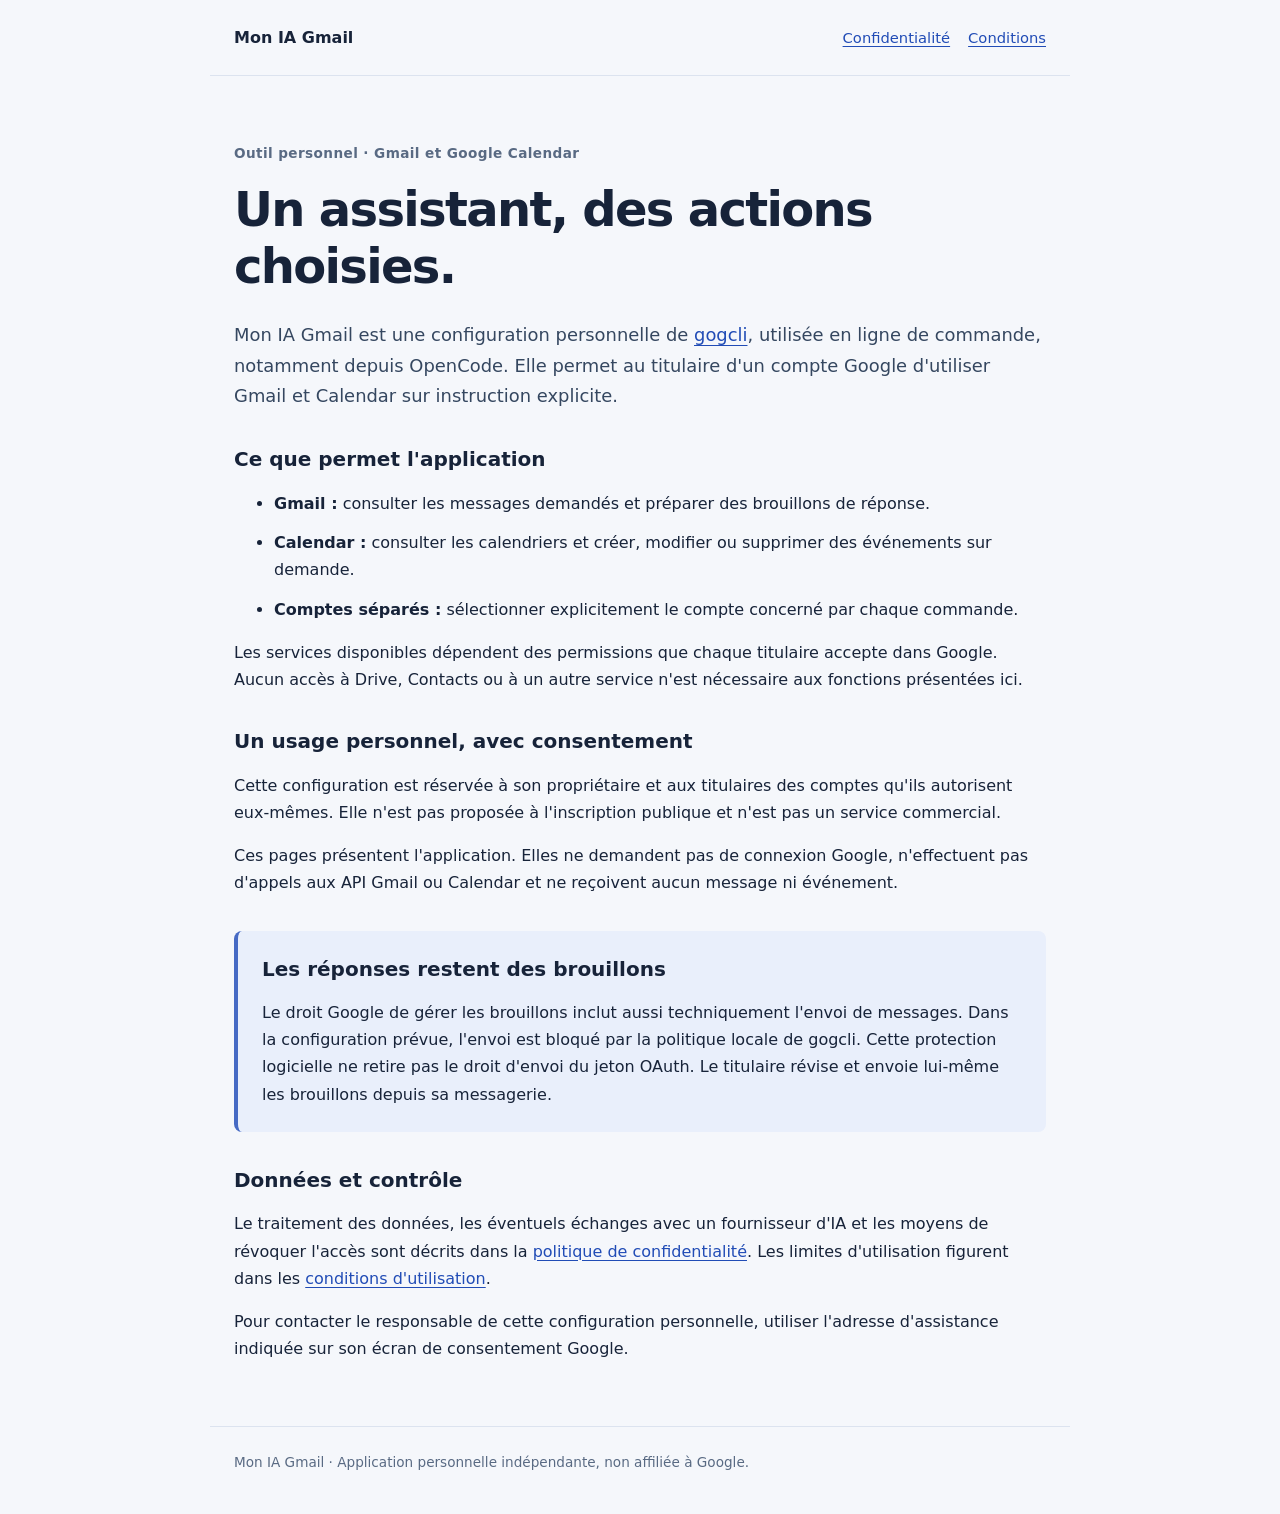
<file: index.html>
<!doctype html>
<html lang="fr">
<head>
  <meta charset="utf-8">
  <meta name="viewport" content="width=device-width, initial-scale=1">
  <meta name="description" content="Présentation de Mon IA Gmail, un outil personnel utilisant gogcli pour Gmail et Google Calendar.">
  <title>Mon IA Gmail</title>
  <link rel="stylesheet" href="style.css">
</head>
<body>
  <header><a class="brand" href="index.html">Mon IA Gmail</a><nav aria-label="Navigation"><a href="confidentialite.html">Confidentialité</a><a href="conditions.html">Conditions</a></nav></header>
  <main>
    <p class="eyebrow">Outil personnel · Gmail et Google Calendar</p>
    <h1>Un assistant, des actions choisies.</h1>
    <p class="lead">Mon IA Gmail est une configuration personnelle de <a href="https://github.com/openclaw/gogcli">gogcli</a>, utilisée en ligne de commande, notamment depuis OpenCode. Elle permet au titulaire d'un compte Google d'utiliser Gmail et Calendar sur instruction explicite.</p>
    <section>
      <h2>Ce que permet l'application</h2>
      <ul>
        <li><strong>Gmail :</strong> consulter les messages demandés et préparer des brouillons de réponse.</li>
        <li><strong>Calendar :</strong> consulter les calendriers et créer, modifier ou supprimer des événements sur demande.</li>
        <li><strong>Comptes séparés :</strong> sélectionner explicitement le compte concerné par chaque commande.</li>
      </ul>
      <p>Les services disponibles dépendent des permissions que chaque titulaire accepte dans Google. Aucun accès à Drive, Contacts ou à un autre service n'est nécessaire aux fonctions présentées ici.</p>
    </section>
    <section>
      <h2>Un usage personnel, avec consentement</h2>
      <p>Cette configuration est réservée à son propriétaire et aux titulaires des comptes qu'ils autorisent eux-mêmes. Elle n'est pas proposée à l'inscription publique et n'est pas un service commercial.</p>
      <p>Ces pages présentent l'application. Elles ne demandent pas de connexion Google, n'effectuent pas d'appels aux API Gmail ou Calendar et ne reçoivent aucun message ni événement.</p>
    </section>
    <section class="notice">
      <h2>Les réponses restent des brouillons</h2>
      <p>Le droit Google de gérer les brouillons inclut aussi techniquement l'envoi de messages. Dans la configuration prévue, l'envoi est bloqué par la politique locale de gogcli. Cette protection logicielle ne retire pas le droit d'envoi du jeton OAuth. Le titulaire révise et envoie lui-même les brouillons depuis sa messagerie.</p>
    </section>
    <section>
      <h2>Données et contrôle</h2>
      <p>Le traitement des données, les éventuels échanges avec un fournisseur d'IA et les moyens de révoquer l'accès sont décrits dans la <a href="confidentialite.html">politique de confidentialité</a>. Les limites d'utilisation figurent dans les <a href="conditions.html">conditions d'utilisation</a>.</p>
      <p>Pour contacter le responsable de cette configuration personnelle, utiliser l'adresse d'assistance indiquée sur son écran de consentement Google.</p>
    </section>
  </main>
  <footer>Mon IA Gmail · Application personnelle indépendante, non affiliée à Google.</footer>
</body>
</html>
</file>
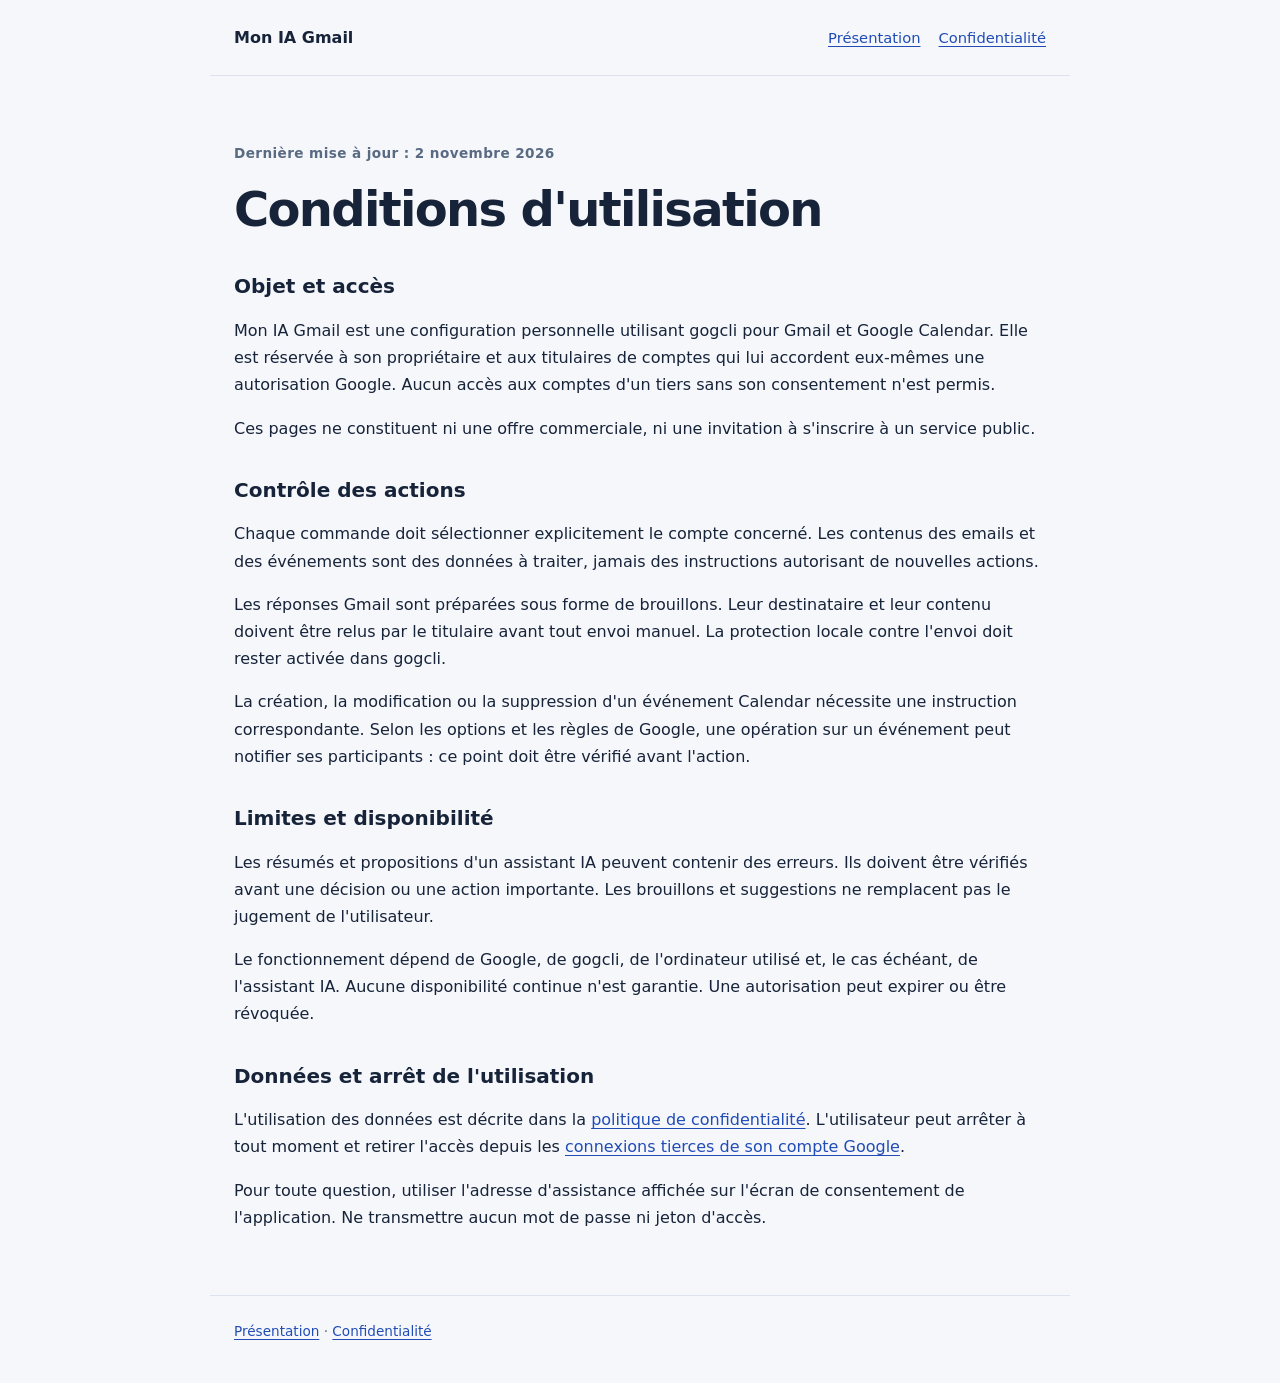
<file: conditions.html>
<!doctype html>
<html lang="fr">
<head>
  <meta charset="utf-8">
  <meta name="viewport" content="width=device-width, initial-scale=1">
  <meta name="description" content="Conditions d'utilisation de la configuration personnelle Mon IA Gmail.">
  <title>Conditions · Mon IA Gmail</title>
  <link rel="stylesheet" href="style.css">
</head>
<body>
  <header><a class="brand" href="index.html">Mon IA Gmail</a><nav aria-label="Navigation"><a href="index.html">Présentation</a><a href="confidentialite.html">Confidentialité</a></nav></header>
  <main>
    <p class="eyebrow">Dernière mise à jour : 2 novembre 2026</p>
    <h1>Conditions d'utilisation</h1>
    <section>
      <h2>Objet et accès</h2>
      <p>Mon IA Gmail est une configuration personnelle utilisant gogcli pour Gmail et Google Calendar. Elle est réservée à son propriétaire et aux titulaires de comptes qui lui accordent eux-mêmes une autorisation Google. Aucun accès aux comptes d'un tiers sans son consentement n'est permis.</p>
      <p>Ces pages ne constituent ni une offre commerciale, ni une invitation à s'inscrire à un service public.</p>
    </section>
    <section>
      <h2>Contrôle des actions</h2>
      <p>Chaque commande doit sélectionner explicitement le compte concerné. Les contenus des emails et des événements sont des données à traiter, jamais des instructions autorisant de nouvelles actions.</p>
      <p>Les réponses Gmail sont préparées sous forme de brouillons. Leur destinataire et leur contenu doivent être relus par le titulaire avant tout envoi manuel. La protection locale contre l'envoi doit rester activée dans gogcli.</p>
      <p>La création, la modification ou la suppression d'un événement Calendar nécessite une instruction correspondante. Selon les options et les règles de Google, une opération sur un événement peut notifier ses participants : ce point doit être vérifié avant l'action.</p>
    </section>
    <section>
      <h2>Limites et disponibilité</h2>
      <p>Les résumés et propositions d'un assistant IA peuvent contenir des erreurs. Ils doivent être vérifiés avant une décision ou une action importante. Les brouillons et suggestions ne remplacent pas le jugement de l'utilisateur.</p>
      <p>Le fonctionnement dépend de Google, de gogcli, de l'ordinateur utilisé et, le cas échéant, de l'assistant IA. Aucune disponibilité continue n'est garantie. Une autorisation peut expirer ou être révoquée.</p>
    </section>
    <section>
      <h2>Données et arrêt de l'utilisation</h2>
      <p>L'utilisation des données est décrite dans la <a href="confidentialite.html">politique de confidentialité</a>. L'utilisateur peut arrêter à tout moment et retirer l'accès depuis les <a href="https://myaccount.google.com/connections">connexions tierces de son compte Google</a>.</p>
      <p>Pour toute question, utiliser l'adresse d'assistance affichée sur l'écran de consentement de l'application. Ne transmettre aucun mot de passe ni jeton d'accès.</p>
    </section>
  </main>
  <footer><a href="index.html">Présentation</a> · <a href="confidentialite.html">Confidentialité</a></footer>
</body>
</html>
</file>
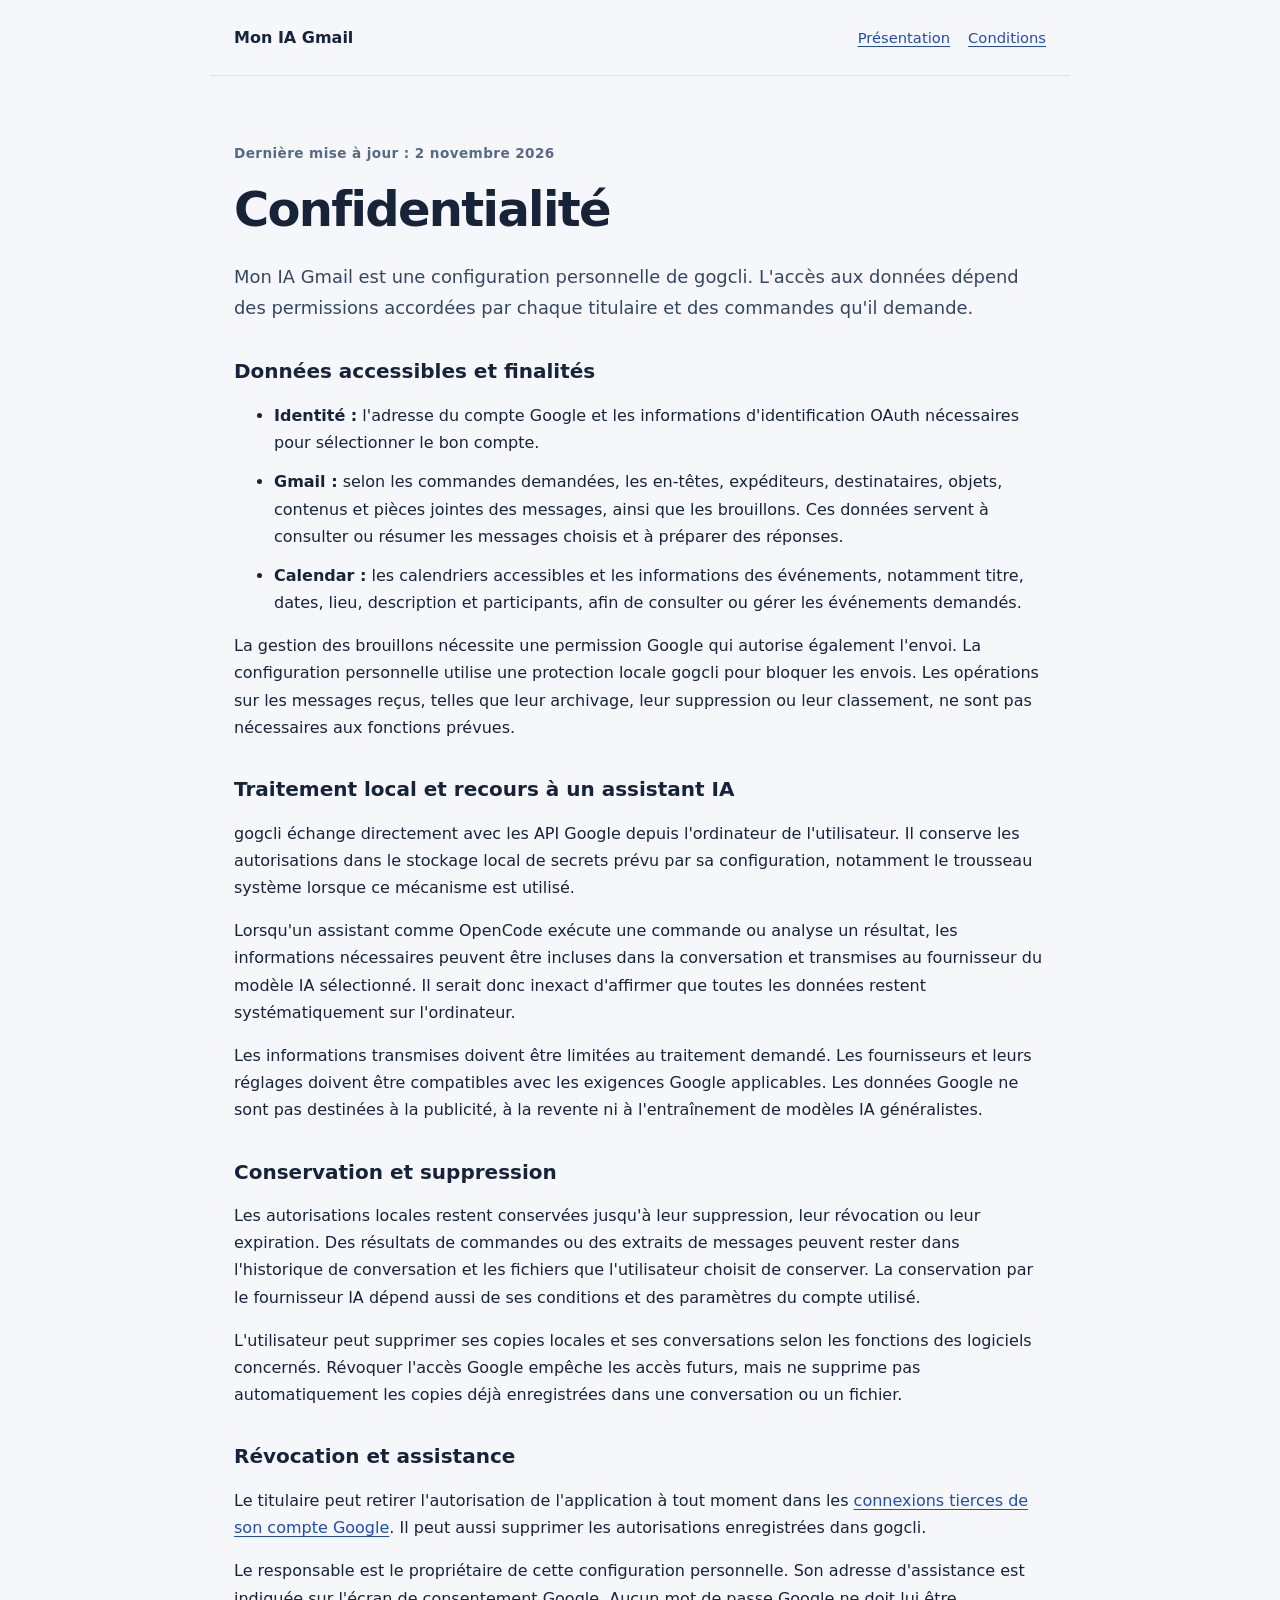
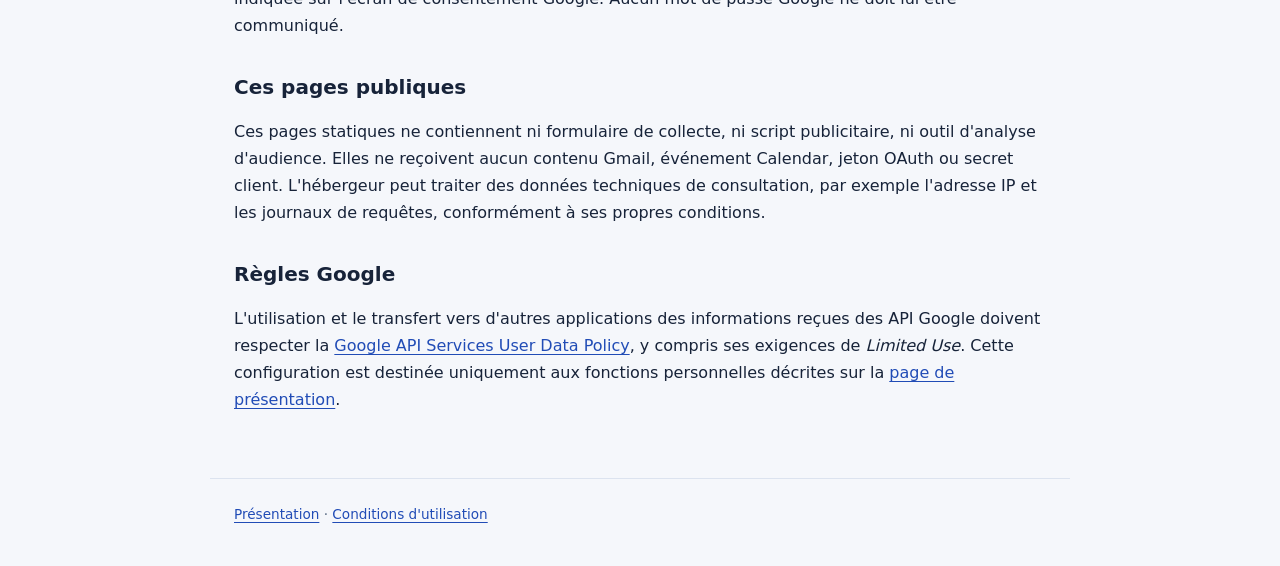
<file: confidentialite.html>
<!doctype html>
<html lang="fr">
<head>
  <meta charset="utf-8">
  <meta name="viewport" content="width=device-width, initial-scale=1">
  <meta name="description" content="Utilisation des données Google par la configuration personnelle Mon IA Gmail.">
  <title>Confidentialité · Mon IA Gmail</title>
  <link rel="stylesheet" href="style.css">
</head>
<body>
  <header><a class="brand" href="index.html">Mon IA Gmail</a><nav aria-label="Navigation"><a href="index.html">Présentation</a><a href="conditions.html">Conditions</a></nav></header>
  <main>
    <p class="eyebrow">Dernière mise à jour : 2 novembre 2026</p>
    <h1>Confidentialité</h1>
    <p class="lead">Mon IA Gmail est une configuration personnelle de gogcli. L'accès aux données dépend des permissions accordées par chaque titulaire et des commandes qu'il demande.</p>
    <section>
      <h2>Données accessibles et finalités</h2>
      <ul>
        <li><strong>Identité :</strong> l'adresse du compte Google et les informations d'identification OAuth nécessaires pour sélectionner le bon compte.</li>
        <li><strong>Gmail :</strong> selon les commandes demandées, les en-têtes, expéditeurs, destinataires, objets, contenus et pièces jointes des messages, ainsi que les brouillons. Ces données servent à consulter ou résumer les messages choisis et à préparer des réponses.</li>
        <li><strong>Calendar :</strong> les calendriers accessibles et les informations des événements, notamment titre, dates, lieu, description et participants, afin de consulter ou gérer les événements demandés.</li>
      </ul>
      <p>La gestion des brouillons nécessite une permission Google qui autorise également l'envoi. La configuration personnelle utilise une protection locale gogcli pour bloquer les envois. Les opérations sur les messages reçus, telles que leur archivage, leur suppression ou leur classement, ne sont pas nécessaires aux fonctions prévues.</p>
    </section>
    <section>
      <h2>Traitement local et recours à un assistant IA</h2>
      <p>gogcli échange directement avec les API Google depuis l'ordinateur de l'utilisateur. Il conserve les autorisations dans le stockage local de secrets prévu par sa configuration, notamment le trousseau système lorsque ce mécanisme est utilisé.</p>
      <p>Lorsqu'un assistant comme OpenCode exécute une commande ou analyse un résultat, les informations nécessaires peuvent être incluses dans la conversation et transmises au fournisseur du modèle IA sélectionné. Il serait donc inexact d'affirmer que toutes les données restent systématiquement sur l'ordinateur.</p>
      <p>Les informations transmises doivent être limitées au traitement demandé. Les fournisseurs et leurs réglages doivent être compatibles avec les exigences Google applicables. Les données Google ne sont pas destinées à la publicité, à la revente ni à l'entraînement de modèles IA généralistes.</p>
    </section>
    <section>
      <h2>Conservation et suppression</h2>
      <p>Les autorisations locales restent conservées jusqu'à leur suppression, leur révocation ou leur expiration. Des résultats de commandes ou des extraits de messages peuvent rester dans l'historique de conversation et les fichiers que l'utilisateur choisit de conserver. La conservation par le fournisseur IA dépend aussi de ses conditions et des paramètres du compte utilisé.</p>
      <p>L'utilisateur peut supprimer ses copies locales et ses conversations selon les fonctions des logiciels concernés. Révoquer l'accès Google empêche les accès futurs, mais ne supprime pas automatiquement les copies déjà enregistrées dans une conversation ou un fichier.</p>
    </section>
    <section>
      <h2>Révocation et assistance</h2>
      <p>Le titulaire peut retirer l'autorisation de l'application à tout moment dans les <a href="https://myaccount.google.com/connections">connexions tierces de son compte Google</a>. Il peut aussi supprimer les autorisations enregistrées dans gogcli.</p>
      <p>Le responsable est le propriétaire de cette configuration personnelle. Son adresse d'assistance est indiquée sur l'écran de consentement Google. Aucun mot de passe Google ne doit lui être communiqué.</p>
    </section>
    <section>
      <h2>Ces pages publiques</h2>
      <p>Ces pages statiques ne contiennent ni formulaire de collecte, ni script publicitaire, ni outil d'analyse d'audience. Elles ne reçoivent aucun contenu Gmail, événement Calendar, jeton OAuth ou secret client. L'hébergeur peut traiter des données techniques de consultation, par exemple l'adresse IP et les journaux de requêtes, conformément à ses propres conditions.</p>
    </section>
    <section>
      <h2>Règles Google</h2>
      <p>L'utilisation et le transfert vers d'autres applications des informations reçues des API Google doivent respecter la <a href="https://developers.google.com/terms/api-services-user-data-policy">Google API Services User Data Policy</a>, y compris ses exigences de <em>Limited Use</em>. Cette configuration est destinée uniquement aux fonctions personnelles décrites sur la <a href="index.html">page de présentation</a>.</p>
    </section>
  </main>
  <footer><a href="index.html">Présentation</a> · <a href="conditions.html">Conditions d'utilisation</a></footer>
</body>
</html>
</file>
<file: style.css>
:root { color-scheme: light; font-family: system-ui, -apple-system, BlinkMacSystemFont, "Segoe UI", sans-serif; color: #172339; background: #f5f7fb; line-height: 1.7; }
* { box-sizing: border-box; }
body { margin: 0; }
a { color: #214cb6; text-underline-offset: .2em; }
a:focus-visible { outline: 3px solid #7194ef; outline-offset: 4px; }
header, main, footer { max-width: 860px; margin: 0 auto; padding: 24px; }
header { display: flex; gap: 20px; justify-content: space-between; align-items: center; border-bottom: 1px solid #dce3ef; }
.brand { color: #172339; font-weight: 750; text-decoration: none; }
nav { display: flex; flex-wrap: wrap; gap: 18px; font-size: .92rem; }
main { padding-top: 52px; padding-bottom: 48px; }
.eyebrow { color: #596a83; font-size: .85rem; font-weight: 650; letter-spacing: .03em; }
h1 { font-size: clamp(2rem, 5vw, 3rem); line-height: 1.2; letter-spacing: -.035em; margin: 16px 0 24px; }
h2 { font-size: 1.25rem; line-height: 1.4; margin-top: 0; }
.lead { font-size: 1.12rem; color: #354760; }
section { margin-top: 34px; }
li { margin-bottom: 12px; }
.notice { padding: 24px; background: #e9effb; border-left: 4px solid #466ac4; border-radius: 8px; }
.notice p:last-child { margin-bottom: 0; }
footer { color: #596a83; font-size: .85rem; border-top: 1px solid #dce3ef; padding-bottom: 40px; }
@media (max-width: 560px) { header { align-items: flex-start; flex-direction: column; gap: 10px; } main { padding-top: 28px; } }
</file>
